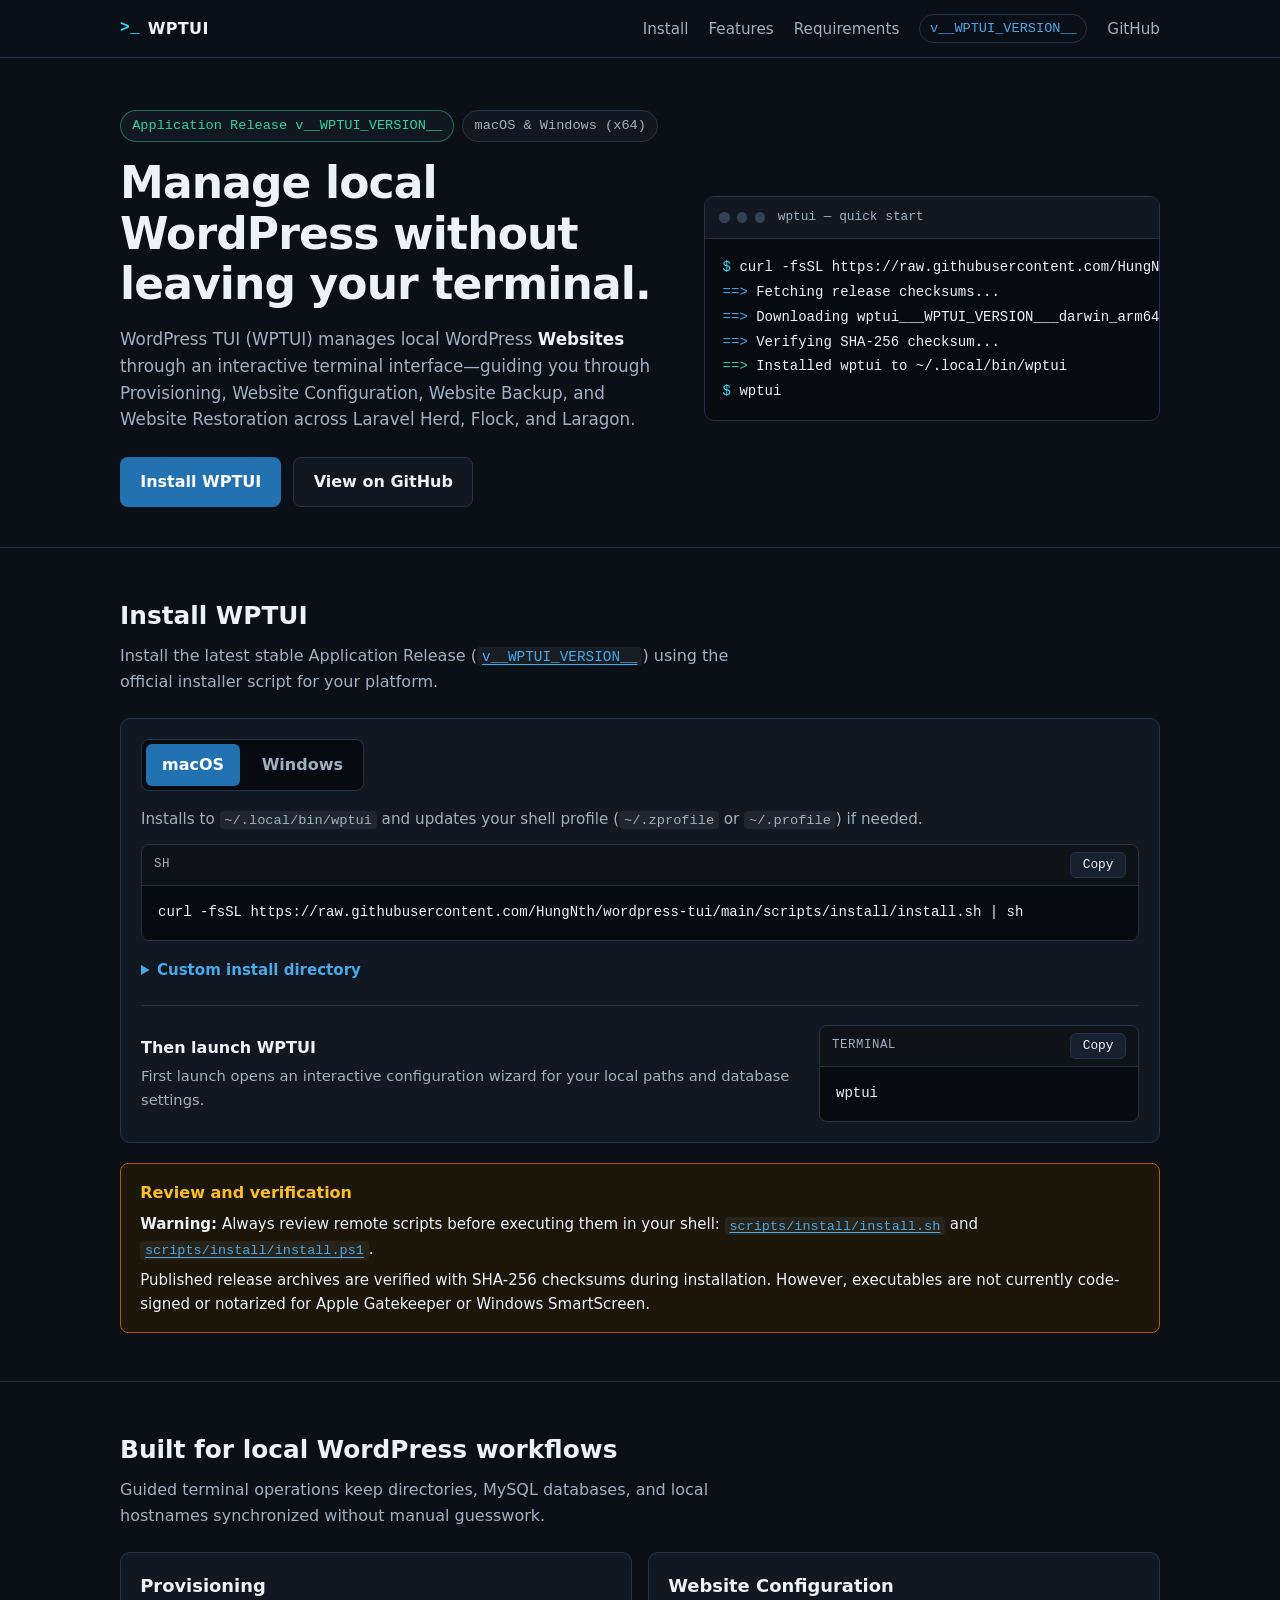
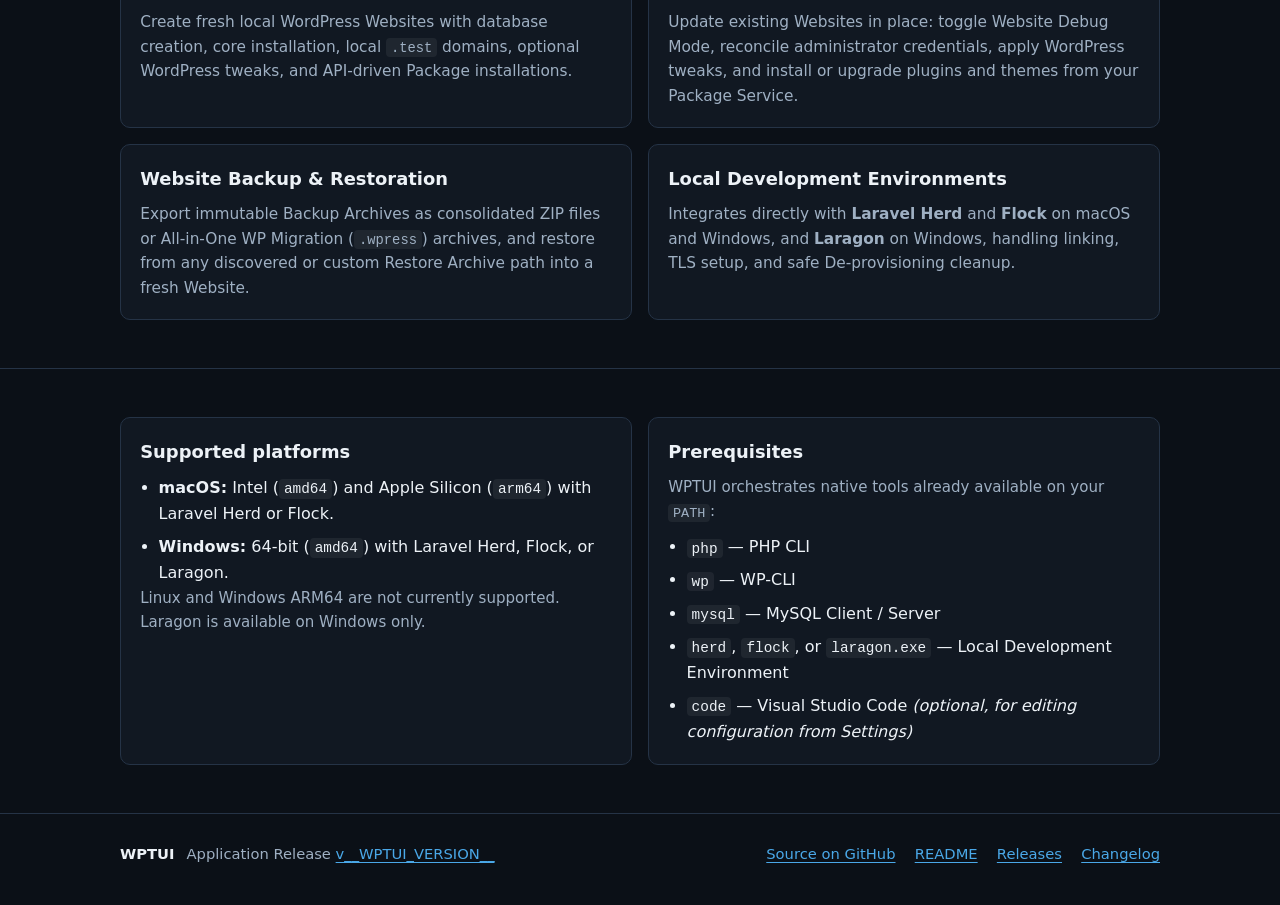
<file: site/index.html>
<!doctype html>
<html lang="en">
<head>
  <meta charset="utf-8">
  <meta name="viewport" content="width=device-width, initial-scale=1">
  <title>WPTUI — Manage local WordPress without leaving your terminal</title>
  <meta name="description" content="WordPress TUI (WPTUI) manages local WordPress Websites through an interactive terminal interface on macOS and Windows.">
  <link rel="stylesheet" href="styles.css">
</head>
<body>
  <a class="skip-link" href="#main">Skip to main content</a>

  <header class="site-header">
    <div class="container header-inner">
      <a class="brand" href="#top" aria-label="WPTUI home">
        <span class="brand-prompt" aria-hidden="true">&gt;_</span>
        <span class="brand-name">WPTUI</span>
      </a>
      <nav class="site-nav" aria-label="Primary">
        <a href="#install">Install</a>
        <a href="#features">Features</a>
        <a href="#requirements">Requirements</a>
        <a class="nav-version" href="https://github.com/HungNth/wordpress-tui/releases/tag/v__WPTUI_VERSION__">v__WPTUI_VERSION__</a>
        <a href="https://github.com/HungNth/wordpress-tui">GitHub</a>
      </nav>
    </div>
  </header>

  <main id="main">
    <section id="top" class="hero">
      <div class="container hero-grid">
        <div class="hero-copy">
          <div class="hero-meta">
            <a class="release-badge" href="https://github.com/HungNth/wordpress-tui/releases/tag/v__WPTUI_VERSION__">
              Application Release v__WPTUI_VERSION__
            </a>
            <span class="platform-pill">macOS &amp; Windows (x64)</span>
          </div>
          <h1>Manage local WordPress without leaving your terminal.</h1>
          <p class="hero-lead">
            WordPress TUI (WPTUI) manages local WordPress <strong>Websites</strong> through an interactive terminal interface—guiding you through Provisioning, Website Configuration, Website Backup, and Website Restoration across Laravel Herd, Flock, and Laragon.
          </p>
          <div class="hero-actions">
            <a class="btn btn-primary" href="#install">Install WPTUI</a>
            <a class="btn btn-secondary" href="https://github.com/HungNth/wordpress-tui">View on GitHub</a>
          </div>
        </div>

        <aside class="terminal-card" aria-label="Install and launch WPTUI terminal example">
          <div class="terminal-bar" aria-hidden="true">
            <span class="dot"></span>
            <span class="dot"></span>
            <span class="dot"></span>
            <span class="terminal-title">wptui — quick start</span>
          </div>
          <pre class="terminal-body"><code><span class="t-prompt">$</span> curl -fsSL https://raw.githubusercontent.com/HungNth/wordpress-tui/main/scripts/install/install.sh | sh
<span class="t-info">==&gt;</span> Fetching release checksums...
<span class="t-info">==&gt;</span> Downloading wptui___WPTUI_VERSION___darwin_arm64.zip...
<span class="t-info">==&gt;</span> Verifying SHA-256 checksum...
<span class="t-ok">==&gt;</span> Installed wptui to ~/.local/bin/wptui
<span class="t-prompt">$</span> wptui</code></pre>
        </aside>
      </div>
    </section>

    <section id="install" class="section section-install" aria-labelledby="install-heading">
      <div class="container">
        <div class="section-head">
          <h2 id="install-heading">Install WPTUI</h2>
          <p>
            Install the latest stable Application Release (<a href="https://github.com/HungNth/wordpress-tui/releases/tag/v__WPTUI_VERSION__"><code>v__WPTUI_VERSION__</code></a>) using the official installer script for your platform.
          </p>
        </div>

        <div class="install-shell">
          <div class="tab-list" role="tablist" aria-label="Operating system">
            <button
              type="button"
              id="tab-macos"
              class="tab-btn"
              role="tab"
              aria-selected="true"
              aria-controls="panel-macos"
              tabindex="0"
              data-platform="macos"
            >
              macOS
            </button>
            <button
              type="button"
              id="tab-windows"
              class="tab-btn"
              role="tab"
              aria-selected="false"
              aria-controls="panel-windows"
              tabindex="-1"
              data-platform="windows"
            >
              Windows
            </button>
          </div>

          <div
            id="panel-macos"
            class="tab-panel"
            role="tabpanel"
            aria-labelledby="tab-macos"
            tabindex="0"
          >
            <h3 class="panel-heading">macOS</h3>
            <p class="panel-note">
              Installs to <code>~/.local/bin/wptui</code> and updates your shell profile (<code>~/.zprofile</code> or <code>~/.profile</code>) if needed.
            </p>
            <div class="command-block">
              <div class="command-bar">
                <span class="command-lang">sh</span>
                <button
                  type="button"
                  class="copy-btn"
                  data-copy-target="cmd-macos-default"
                  aria-label="Copy macOS default install command"
                >
                  Copy
                </button>
              </div>
              <pre><code id="cmd-macos-default">curl -fsSL https://raw.githubusercontent.com/HungNth/wordpress-tui/main/scripts/install/install.sh | sh</code></pre>
            </div>

            <details class="custom-dir">
              <summary>Custom install directory</summary>
              <p class="panel-note">Set <code>WPTUI_INSTALL_DIR</code> to choose a different location:</p>
              <div class="command-block">
                <div class="command-bar">
                  <span class="command-lang">sh</span>
                  <button
                    type="button"
                    class="copy-btn"
                    data-copy-target="cmd-macos-custom"
                    aria-label="Copy macOS custom directory install command"
                  >
                    Copy
                  </button>
                </div>
                <pre><code id="cmd-macos-custom">curl -fsSL https://raw.githubusercontent.com/HungNth/wordpress-tui/main/scripts/install/install.sh | WPTUI_INSTALL_DIR="$HOME/bin" sh</code></pre>
              </div>
            </details>
          </div>

          <div
            id="panel-windows"
            class="tab-panel"
            role="tabpanel"
            aria-labelledby="tab-windows"
            tabindex="0"
          >
            <h3 class="panel-heading">Windows</h3>
            <p class="panel-note">
              Open PowerShell. Installs to <code>%LOCALAPPDATA%\Programs\wptui\wptui.exe</code> and updates your User <code>PATH</code>.
            </p>
            <div class="command-block">
              <div class="command-bar">
                <span class="command-lang">powershell</span>
                <button
                  type="button"
                  class="copy-btn"
                  data-copy-target="cmd-windows-default"
                  aria-label="Copy Windows default install commands"
                >
                  Copy
                </button>
              </div>
              <pre><code id="cmd-windows-default">irm https://raw.githubusercontent.com/HungNth/wordpress-tui/main/scripts/install/install.ps1 -OutFile install.ps1
powershell -NoProfile -ExecutionPolicy RemoteSigned -File .\install.ps1
Remove-Item install.ps1</code></pre>
            </div>

            <details class="custom-dir">
              <summary>Custom install directory</summary>
              <p class="panel-note">Download and run the installer with <code>-InstallDir</code>:</p>
              <div class="command-block">
                <div class="command-bar">
                  <span class="command-lang">powershell</span>
                  <button
                    type="button"
                    class="copy-btn"
                    data-copy-target="cmd-windows-custom"
                    aria-label="Copy Windows custom directory install commands"
                  >
                    Copy
                  </button>
                </div>
                <pre><code id="cmd-windows-custom">irm https://raw.githubusercontent.com/HungNth/wordpress-tui/main/scripts/install/install.ps1 -OutFile install.ps1
powershell -NoProfile -ExecutionPolicy RemoteSigned -File .\install.ps1 -InstallDir 'C:\Tools\wptui'
Remove-Item install.ps1</code></pre>
              </div>
            </details>
          </div>

          <div class="launch-row">
            <div class="launch-copy">
              <strong>Then launch WPTUI</strong>
              <span>First launch opens an interactive configuration wizard for your local paths and database settings.</span>
            </div>
            <div class="command-block">
              <div class="command-bar">
                <span class="command-lang">terminal</span>
                <button
                  type="button"
                  class="copy-btn"
                  data-copy-target="cmd-launch"
                  aria-label="Copy wptui launch command"
                >
                  Copy
                </button>
              </div>
              <pre><code id="cmd-launch">wptui</code></pre>
            </div>
          </div>

          <div id="copy-status" class="sr-only" role="status" aria-live="polite"></div>
        </div>

        <aside class="security-box" aria-labelledby="security-heading">
          <h3 id="security-heading">Review and verification</h3>
          <p>
            <strong>Warning:</strong> Always review remote scripts before executing them in your shell:
            <a href="https://github.com/HungNth/wordpress-tui/blob/main/scripts/install/install.sh"><code>scripts/install/install.sh</code></a>
            and
            <a href="https://github.com/HungNth/wordpress-tui/blob/main/scripts/install/install.ps1"><code>scripts/install/install.ps1</code></a>.
          </p>
          <p>
            Published release archives are verified with SHA-256 checksums during installation. However, executables are not currently code-signed or notarized for Apple Gatekeeper or Windows SmartScreen.
          </p>
        </aside>
      </div>
    </section>

    <section id="features" class="section" aria-labelledby="features-heading">
      <div class="container">
        <div class="section-head">
          <h2 id="features-heading">Built for local WordPress workflows</h2>
          <p>
            Guided terminal operations keep directories, MySQL databases, and local hostnames synchronized without manual guesswork.
          </p>
        </div>

        <div class="card-grid">
          <article class="card">
            <h3>Provisioning</h3>
            <p>
              Create fresh local WordPress Websites with database creation, core installation, local <code>.test</code> domains, optional WordPress tweaks, and API-driven Package installations.
            </p>
          </article>

          <article class="card">
            <h3>Website Configuration</h3>
            <p>
              Update existing Websites in place: toggle Website Debug Mode, reconcile administrator credentials, apply WordPress tweaks, and install or upgrade plugins and themes from your Package Service.
            </p>
          </article>

          <article class="card">
            <h3>Website Backup &amp; Restoration</h3>
            <p>
              Export immutable Backup Archives as consolidated ZIP files or All-in-One WP Migration (<code>.wpress</code>) archives, and restore from any discovered or custom Restore Archive path into a fresh Website.
            </p>
          </article>

          <article class="card">
            <h3>Local Development Environments</h3>
            <p>
              Integrates directly with <strong>Laravel Herd</strong> and <strong>Flock</strong> on macOS and Windows, and <strong>Laragon</strong> on Windows, handling linking, TLS setup, and safe De-provisioning cleanup.
            </p>
          </article>
        </div>
      </div>
    </section>

    <section id="requirements" class="section" aria-labelledby="requirements-heading">
      <div class="container two-col">
        <article class="info-panel">
          <h2 id="requirements-heading">Supported platforms</h2>
          <ul class="clean-list">
            <li>
              <strong>macOS:</strong> Intel (<code>amd64</code>) and Apple Silicon (<code>arm64</code>) with Laravel Herd or Flock.
            </li>
            <li>
              <strong>Windows:</strong> 64-bit (<code>amd64</code>) with Laravel Herd, Flock, or Laragon.
            </li>
          </ul>
          <p class="muted-note">
            Linux and Windows ARM64 are not currently supported. Laragon is available on Windows only.
          </p>
        </article>

        <article class="info-panel">
          <h2>Prerequisites</h2>
          <p class="muted-note">
            WPTUI orchestrates native tools already available on your <code>PATH</code>:
          </p>
          <ul class="clean-list">
            <li><code>php</code> — PHP CLI</li>
            <li><code>wp</code> — WP-CLI</li>
            <li><code>mysql</code> — MySQL Client / Server</li>
            <li><code>herd</code>, <code>flock</code>, or <code>laragon.exe</code> — Local Development Environment</li>
            <li><code>code</code> — Visual Studio Code <em>(optional, for editing configuration from Settings)</em></li>
          </ul>
        </article>
      </div>
    </section>
  </main>

  <footer class="site-footer">
    <div class="container footer-inner">
      <div class="footer-brand">
        <strong>WPTUI</strong>
        <span>Application Release <a href="https://github.com/HungNth/wordpress-tui/releases/tag/v__WPTUI_VERSION__">v__WPTUI_VERSION__</a></span>
      </div>
      <nav class="footer-links" aria-label="Resources">
        <a href="https://github.com/HungNth/wordpress-tui">Source on GitHub</a>
        <a href="https://github.com/HungNth/wordpress-tui#readme">README</a>
        <a href="https://github.com/HungNth/wordpress-tui/releases">Releases</a>
        <a href="https://github.com/HungNth/wordpress-tui/blob/main/CHANGELOG.md">Changelog</a>
      </nav>
    </div>
  </footer>

  <script src="script.js" defer></script>
</body>
</html>
</file>
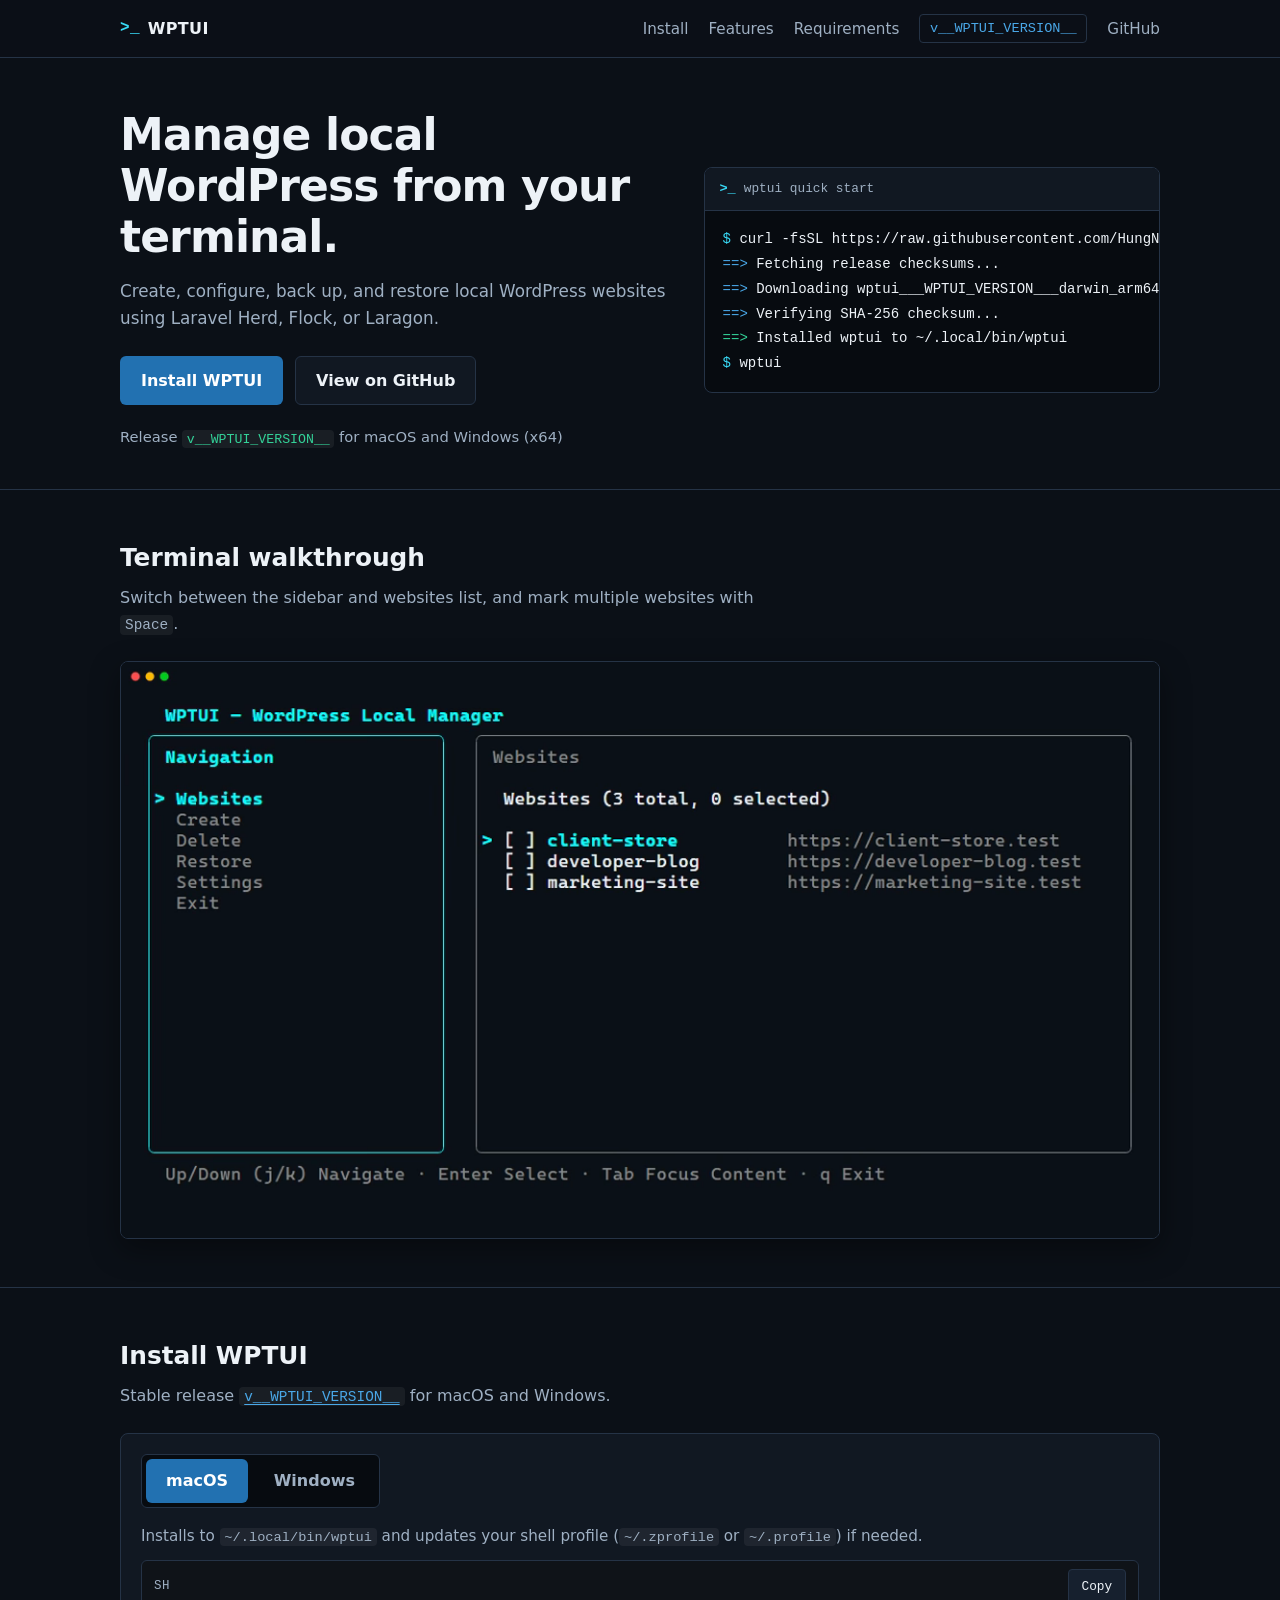
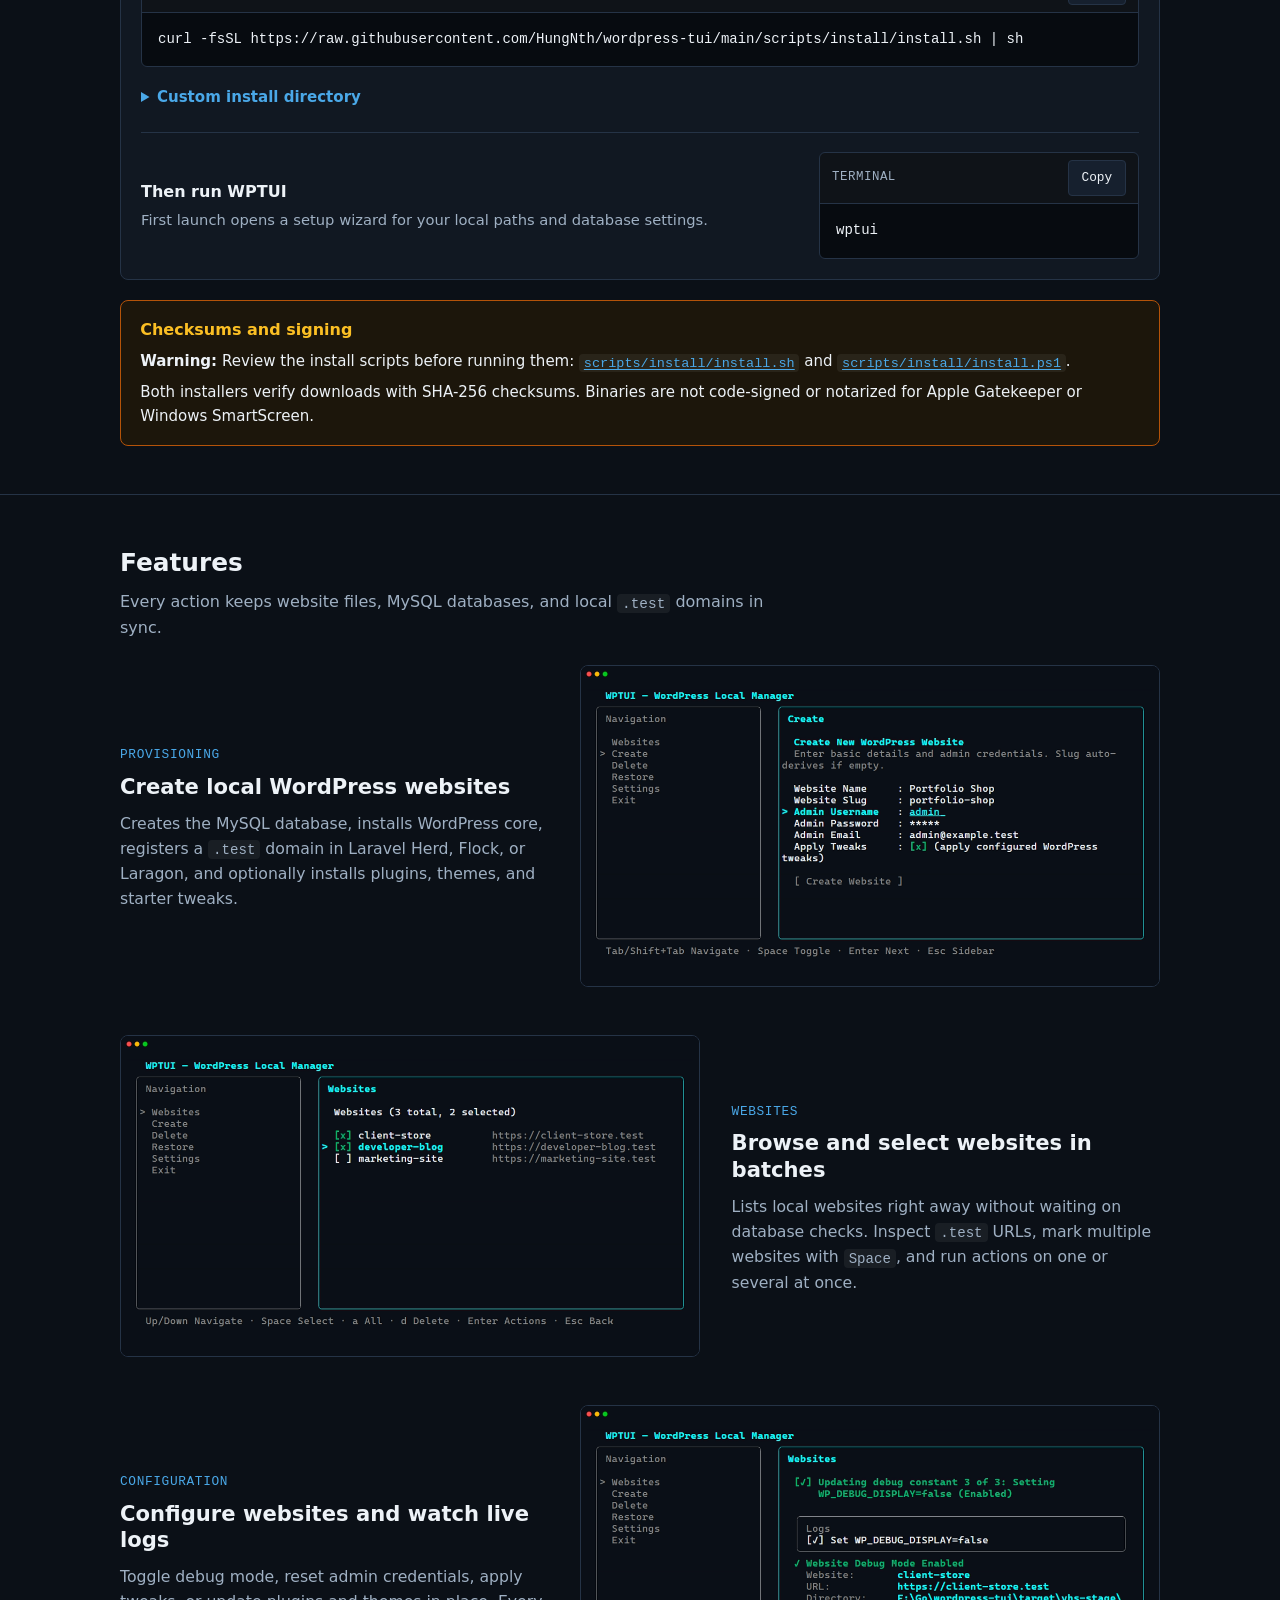
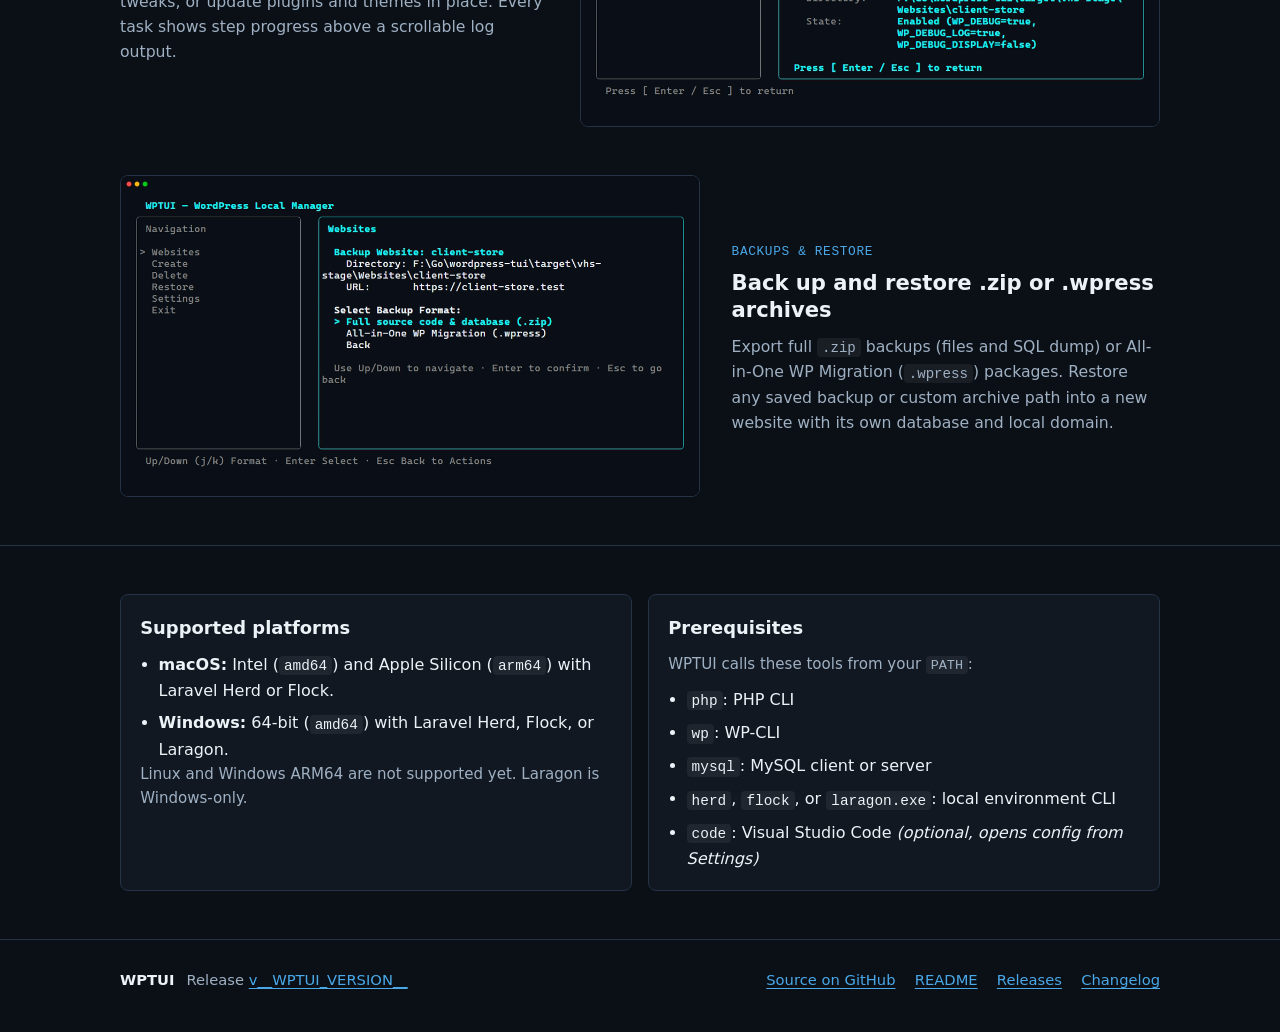
<file: website/index.html>
<!doctype html>
<html lang="en">
<head>
  <meta charset="utf-8">
  <meta name="viewport" content="width=device-width, initial-scale=1">
  <meta name="color-scheme" content="dark">
  <meta name="theme-color" content="#0b1017">
  <title>WPTUI: Manage local WordPress from your terminal</title>
  <meta name="description" content="Manage local WordPress websites from your terminal on macOS and Windows. Works with Laravel Herd, Flock, and Laragon.">
  <link rel="canonical" href="https://hungnth.github.io/wordpress-tui/">
  <link rel="icon" href="favicon.svg" type="image/svg+xml">
  <meta property="og:type" content="website">
  <meta property="og:site_name" content="WPTUI">
  <meta property="og:title" content="WPTUI: Manage local WordPress from your terminal">
  <meta property="og:description" content="Manage local WordPress websites from your terminal on macOS and Windows. Works with Laravel Herd, Flock, and Laragon.">
  <meta property="og:url" content="https://hungnth.github.io/wordpress-tui/">
  <meta property="og:image" content="https://hungnth.github.io/wordpress-tui/wptui-demo-preview.png">
  <meta property="og:image:width" content="1080">
  <meta property="og:image:height" content="600">
  <meta property="og:image:alt" content="WPTUI terminal interface showing local WordPress websites">
  <meta name="twitter:card" content="summary_large_image">
  <link rel="stylesheet" href="styles.css?v=__WPTUI_VERSION__">
</head>
<body>
  <a class="skip-link" href="#main">Skip to main content</a>

  <header class="site-header">
    <div class="container header-inner">
      <a class="brand" href="#top" aria-label="WPTUI home">
        <span class="brand-prompt" aria-hidden="true">&gt;_</span>
        <span class="brand-name">WPTUI</span>
      </a>
      <nav class="site-nav" aria-label="Primary">
        <a href="#install">Install</a>
        <a href="#features">Features</a>
        <a href="#requirements">Requirements</a>
        <a class="nav-version" href="https://github.com/HungNth/wordpress-tui/releases/tag/v__WPTUI_VERSION__">v__WPTUI_VERSION__</a>
        <a href="https://github.com/HungNth/wordpress-tui">GitHub</a>
      </nav>
    </div>
  </header>

  <main id="main">
    <section id="top" class="hero">
      <div class="container hero-grid">
        <div class="hero-copy">
          <h1>Manage local WordPress from your terminal.</h1>
          <p class="hero-lead">
            Create, configure, back up, and restore local WordPress websites using Laravel Herd, Flock, or Laragon.
          </p>
          <div class="hero-actions">
            <a class="btn btn-primary" href="#install">Install WPTUI</a>
            <a class="btn btn-secondary" href="https://github.com/HungNth/wordpress-tui">View on GitHub</a>
          </div>
          <p class="hero-release-note">
            Release <a href="https://github.com/HungNth/wordpress-tui/releases/tag/v__WPTUI_VERSION__"><code>v__WPTUI_VERSION__</code></a> for macOS and Windows (x64)
          </p>
        </div>

        <aside class="terminal-card" aria-label="Install and launch WPTUI terminal example">
          <div class="terminal-bar" aria-hidden="true">
            <span class="terminal-bar-prompt">&gt;_</span>
            <span class="terminal-title">wptui quick start</span>
          </div>
          <pre class="terminal-body"><code><span class="t-prompt">$</span> curl -fsSL https://raw.githubusercontent.com/HungNth/wordpress-tui/main/scripts/install/install.sh | sh
<span class="t-info">==&gt;</span> Fetching release checksums...
<span class="t-info">==&gt;</span> Downloading wptui___WPTUI_VERSION___darwin_arm64.zip...
<span class="t-info">==&gt;</span> Verifying SHA-256 checksum...
<span class="t-ok">==&gt;</span> Installed wptui to ~/.local/bin/wptui
<span class="t-prompt">$</span> wptui</code></pre>
        </aside>
      </div>
    </section>

    <section class="section section-demo" aria-labelledby="demo-heading">
      <div class="container">
        <div class="section-head">
          <h2 id="demo-heading">Terminal walkthrough</h2>
          <p>
            Switch between the sidebar and websites list, and mark multiple websites with <code>Space</code>.
          </p>
        </div>
        <div class="demo-viewport">
          <video
            autoplay
            loop
            muted
            playsinline
            poster="wptui-demo-preview.png"
            preload="metadata"
            width="1080"
            height="600"
            aria-label="WPTUI terminal interface walkthrough"
          >
            <source src="wptui-demo.webm" type="video/webm">
            <source src="wptui-demo.mp4" type="video/mp4">
            <img src="wptui-demo-preview.png" alt="WPTUI terminal interface showing local WordPress websites" width="1080" height="600">
          </video>
        </div>
      </div>
    </section>

    <section id="install" class="section section-install" aria-labelledby="install-heading">
      <div class="container">
        <div class="section-head">
          <h2 id="install-heading">Install WPTUI</h2>
          <p>
            Stable release <a href="https://github.com/HungNth/wordpress-tui/releases/tag/v__WPTUI_VERSION__"><code>v__WPTUI_VERSION__</code></a> for macOS and Windows.
          </p>
        </div>

        <div class="install-shell">
          <div class="tab-list" role="tablist" aria-label="Operating system">
            <button
              type="button"
              id="tab-macos"
              class="tab-btn"
              role="tab"
              aria-selected="true"
              aria-controls="panel-macos"
              tabindex="0"
              data-platform="macos"
            >
              macOS
            </button>
            <button
              type="button"
              id="tab-windows"
              class="tab-btn"
              role="tab"
              aria-selected="false"
              aria-controls="panel-windows"
              tabindex="-1"
              data-platform="windows"
            >
              Windows
            </button>
          </div>

          <div
            id="panel-macos"
            class="tab-panel"
            role="tabpanel"
            aria-labelledby="tab-macos"
            tabindex="0"
          >
            <h3 class="panel-heading">macOS</h3>
            <p class="panel-note">
              Installs to <code>~/.local/bin/wptui</code> and updates your shell profile (<code>~/.zprofile</code> or <code>~/.profile</code>) if needed.
            </p>
            <div class="command-block">
              <div class="command-bar">
                <span class="command-lang">sh</span>
                <button
                  type="button"
                  class="copy-btn"
                  data-copy-target="cmd-macos-default"
                  aria-label="Copy macOS default install command"
                >
                  Copy
                </button>
              </div>
              <pre><code id="cmd-macos-default">curl -fsSL https://raw.githubusercontent.com/HungNth/wordpress-tui/main/scripts/install/install.sh | sh</code></pre>
            </div>

            <details class="custom-dir">
              <summary>Custom install directory</summary>
              <p class="panel-note">Set <code>WPTUI_INSTALL_DIR</code> to choose a different location:</p>
              <div class="command-block">
                <div class="command-bar">
                  <span class="command-lang">sh</span>
                  <button
                    type="button"
                    class="copy-btn"
                    data-copy-target="cmd-macos-custom"
                    aria-label="Copy macOS custom directory install command"
                  >
                    Copy
                  </button>
                </div>
                <pre><code id="cmd-macos-custom">curl -fsSL https://raw.githubusercontent.com/HungNth/wordpress-tui/main/scripts/install/install.sh | WPTUI_INSTALL_DIR="$HOME/bin" sh</code></pre>
              </div>
            </details>
          </div>

          <div
            id="panel-windows"
            class="tab-panel"
            role="tabpanel"
            aria-labelledby="tab-windows"
            tabindex="0"
          >
            <h3 class="panel-heading">Windows</h3>
            <p class="panel-note">
              Open PowerShell. Installs to <code>%LOCALAPPDATA%\Programs\wptui\wptui.exe</code> and updates your user <code>PATH</code>.
            </p>
            <div class="command-block">
              <div class="command-bar">
                <span class="command-lang">powershell</span>
                <button
                  type="button"
                  class="copy-btn"
                  data-copy-target="cmd-windows-default"
                  aria-label="Copy Windows default install commands"
                >
                  Copy
                </button>
              </div>
              <pre><code id="cmd-windows-default">irm https://raw.githubusercontent.com/HungNth/wordpress-tui/main/scripts/install/install.ps1 -OutFile install.ps1
powershell -NoProfile -ExecutionPolicy RemoteSigned -File .\install.ps1
Remove-Item install.ps1</code></pre>
            </div>

            <details class="custom-dir">
              <summary>Custom install directory</summary>
              <p class="panel-note">Download and run the installer with <code>-InstallDir</code>:</p>
              <div class="command-block">
                <div class="command-bar">
                  <span class="command-lang">powershell</span>
                  <button
                    type="button"
                    class="copy-btn"
                    data-copy-target="cmd-windows-custom"
                    aria-label="Copy Windows custom directory install commands"
                  >
                    Copy
                  </button>
                </div>
                <pre><code id="cmd-windows-custom">irm https://raw.githubusercontent.com/HungNth/wordpress-tui/main/scripts/install/install.ps1 -OutFile install.ps1
powershell -NoProfile -ExecutionPolicy RemoteSigned -File .\install.ps1 -InstallDir 'C:\Tools\wptui'
Remove-Item install.ps1</code></pre>
              </div>
            </details>
          </div>

          <div class="launch-row">
            <div class="launch-copy">
              <strong>Then run WPTUI</strong>
              <span>First launch opens a setup wizard for your local paths and database settings.</span>
            </div>
            <div class="command-block">
              <div class="command-bar">
                <span class="command-lang">terminal</span>
                <button
                  type="button"
                  class="copy-btn"
                  data-copy-target="cmd-launch"
                  aria-label="Copy wptui launch command"
                >
                  Copy
                </button>
              </div>
              <pre><code id="cmd-launch">wptui</code></pre>
            </div>
          </div>

          <div id="copy-status" class="sr-only" role="status" aria-live="polite"></div>
        </div>

        <aside class="security-box" aria-labelledby="security-heading">
          <h3 id="security-heading">Checksums and signing</h3>
          <p>
            <strong>Warning:</strong> Review the install scripts before running them:
            <a href="https://github.com/HungNth/wordpress-tui/blob/main/scripts/install/install.sh"><code>scripts/install/install.sh</code></a>
            and
            <a href="https://github.com/HungNth/wordpress-tui/blob/main/scripts/install/install.ps1"><code>scripts/install/install.ps1</code></a>.
          </p>
          <p>
            Both installers verify downloads with SHA-256 checksums. Binaries are not code-signed or notarized for Apple Gatekeeper or Windows SmartScreen.
          </p>
        </aside>
      </div>
    </section>

    <section id="features" class="section" aria-labelledby="features-heading">
      <div class="container">
        <div class="section-head">
          <h2 id="features-heading">Features</h2>
          <p>
            Every action keeps website files, MySQL databases, and local <code>.test</code> domains in sync.
          </p>
        </div>

        <div class="feature-showcase">
          <article class="feature-row">
            <div class="feature-copy">
              <span class="feature-kicker">Provisioning</span>
              <h3>Create local WordPress websites</h3>
              <p>
                Creates the MySQL database, installs WordPress core, registers a <code>.test</code> domain in Laravel Herd, Flock, or Laragon, and optionally installs plugins, themes, and starter tweaks.
              </p>
            </div>
            <figure class="feature-media screenshot-frame">
              <picture>
                <source srcset="screenshot-provisioning.webp" type="image/webp">
                <img
                  src="screenshot-provisioning.png"
                  alt="WPTUI create wizard showing Portfolio Shop website details, admin username, and Apply Tweaks enabled"
                  width="1080"
                  height="600"
                  loading="lazy"
                  decoding="async"
                >
              </picture>
            </figure>
          </article>

          <article class="feature-row feature-row-reverse">
            <div class="feature-copy">
              <span class="feature-kicker">Websites</span>
              <h3>Browse and select websites in batches</h3>
              <p>
                Lists local websites right away without waiting on database checks. Inspect <code>.test</code> URLs, mark multiple websites with <code>Space</code>, and run actions on one or several at once.
              </p>
            </div>
            <figure class="feature-media screenshot-frame">
              <picture>
                <source srcset="screenshot-hub.webp" type="image/webp">
                <img
                  src="screenshot-hub.png"
                  alt="WPTUI websites list showing three local WordPress websites with .test URLs and multi-select checkmarks on client-store and developer-blog"
                  width="1080"
                  height="600"
                  loading="lazy"
                  decoding="async"
                >
              </picture>
            </figure>
          </article>

          <article class="feature-row">
            <div class="feature-copy">
              <span class="feature-kicker">Configuration</span>
              <h3>Configure websites and watch live logs</h3>
              <p>
                Toggle debug mode, reset admin credentials, apply tweaks, or update plugins and themes in place. Every task shows step progress above a scrollable log output.
              </p>
            </div>
            <figure class="feature-media screenshot-frame">
              <picture>
                <source srcset="screenshot-progress.webp" type="image/webp">
                <img
                  src="screenshot-progress.png"
                  alt="WPTUI progress view showing completed steps, WP_DEBUG_DISPLAY log output, and debug mode enabled for client-store"
                  width="1080"
                  height="600"
                  loading="lazy"
                  decoding="async"
                >
              </picture>
            </figure>
          </article>

          <article class="feature-row feature-row-reverse">
            <div class="feature-copy">
              <span class="feature-kicker">Backups &amp; restore</span>
              <h3>Back up and restore .zip or .wpress archives</h3>
              <p>
                Export full <code>.zip</code> backups (files and SQL dump) or All-in-One WP Migration (<code>.wpress</code>) packages. Restore any saved backup or custom archive path into a new website with its own database and local domain.
              </p>
            </div>
            <figure class="feature-media screenshot-frame">
              <picture>
                <source srcset="screenshot-backup.webp" type="image/webp">
                <img
                  src="screenshot-backup.png"
                  alt="WPTUI backup format screen for client-store showing .zip and .wpress options"
                  width="1080"
                  height="600"
                  loading="lazy"
                  decoding="async"
                >
              </picture>
            </figure>
          </article>
        </div>
      </div>
    </section>

    <section id="requirements" class="section" aria-labelledby="requirements-heading">
      <div class="container two-col">
        <article class="info-panel">
          <h2 id="requirements-heading">Supported platforms</h2>
          <ul class="clean-list">
            <li>
              <strong>macOS:</strong> Intel (<code>amd64</code>) and Apple Silicon (<code>arm64</code>) with Laravel Herd or Flock.
            </li>
            <li>
              <strong>Windows:</strong> 64-bit (<code>amd64</code>) with Laravel Herd, Flock, or Laragon.
            </li>
          </ul>
          <p class="muted-note">
            Linux and Windows ARM64 are not supported yet. Laragon is Windows-only.
          </p>
        </article>

        <article class="info-panel">
          <h2>Prerequisites</h2>
          <p class="muted-note">
            WPTUI calls these tools from your <code>PATH</code>:
          </p>
          <ul class="clean-list">
            <li><code>php</code>: PHP CLI</li>
            <li><code>wp</code>: WP-CLI</li>
            <li><code>mysql</code>: MySQL client or server</li>
            <li><code>herd</code>, <code>flock</code>, or <code>laragon.exe</code>: local environment CLI</li>
            <li><code>code</code>: Visual Studio Code <em>(optional, opens config from Settings)</em></li>
          </ul>
        </article>
      </div>
    </section>
  </main>

  <footer class="site-footer">
    <div class="container footer-inner">
      <div class="footer-brand">
        <strong>WPTUI</strong>
        <span>Release <a href="https://github.com/HungNth/wordpress-tui/releases/tag/v__WPTUI_VERSION__">v__WPTUI_VERSION__</a></span>
      </div>
      <nav class="footer-links" aria-label="Resources">
        <a href="https://github.com/HungNth/wordpress-tui">Source on GitHub</a>
        <a href="https://github.com/HungNth/wordpress-tui#readme">README</a>
        <a href="https://github.com/HungNth/wordpress-tui/releases">Releases</a>
        <a href="https://github.com/HungNth/wordpress-tui/blob/main/CHANGELOG.md">Changelog</a>
      </nav>
    </div>
  </footer>

  <script src="script.js?v=__WPTUI_VERSION__" defer></script>
</body>
</html>
</file>
<file: site/styles.css>
:root {
  --bg: #0b1017;
  --surface: #111822;
  --surface-raised: #16202e;
  --code-bg: #070b10;
  --border: #253346;
  --text: #edf2f7;
  --muted: #9fb0c3;
  --wp-blue: #2271b1;
  --wp-blue-hover: #2c86ce;
  --accent: #4aa8e8;
  --focus: #38d9f5;
  --ok: #34d399;
  --warn-border: #b45309;
  --warn-bg: #1c160b;
  --warn-text: #fbbf24;
  --mono: ui-monospace, SFMono-Regular, Menlo, Monaco, Consolas, "Liberation Mono", "Courier New", monospace;
  --sans: system-ui, -apple-system, BlinkMacSystemFont, "Segoe UI", Roboto, sans-serif;
}

*,
*::before,
*::after {
  box-sizing: border-box;
}

html {
  scroll-behavior: smooth;
}

body {
  margin: 0;
  background: var(--bg);
  color: var(--text);
  font-family: var(--sans);
  font-size: 1rem;
  line-height: 1.6;
  -webkit-font-smoothing: antialiased;
}

a {
  color: var(--accent);
  text-underline-offset: 0.18em;
}

a:hover {
  color: #7cc5f5;
}

code,
pre {
  font-family: var(--mono);
}

code {
  font-size: 0.9em;
  background: rgba(255, 255, 255, 0.06);
  padding: 0.12em 0.35em;
  border-radius: 4px;
}

pre code {
  background: none;
  padding: 0;
  font-size: 0.875rem;
}

:focus-visible {
  outline: 2px solid var(--focus);
  outline-offset: 2px;
}

.sr-only {
  position: absolute;
  width: 1px;
  height: 1px;
  padding: 0;
  margin: -1px;
  overflow: hidden;
  clip: rect(0, 0, 0, 0);
  white-space: nowrap;
  border: 0;
}

.skip-link {
  position: absolute;
  left: -9999px;
  top: 0;
  background: var(--wp-blue);
  color: #ffffff;
  padding: 0.65rem 1rem;
  font-weight: 600;
  z-index: 100;
}

.skip-link:focus {
  left: 1rem;
  top: 1rem;
  border-radius: 6px;
}

.container {
  width: min(1040px, 100% - 2rem);
  margin-inline: auto;
}

/* Header */
.site-header {
  border-bottom: 1px solid var(--border);
  background: rgba(11, 16, 23, 0.92);
}

.header-inner {
  display: flex;
  flex-wrap: wrap;
  align-items: center;
  justify-content: space-between;
  gap: 0.75rem 1.5rem;
  padding-block: 0.9rem;
}

.brand {
  display: inline-flex;
  align-items: center;
  gap: 0.5rem;
  color: var(--text);
  text-decoration: none;
  font-weight: 700;
  letter-spacing: 0.02em;
}

.brand-prompt {
  color: var(--focus);
  font-family: var(--mono);
}

.site-nav {
  display: flex;
  flex-wrap: wrap;
  align-items: center;
  gap: 0.65rem 1.25rem;
  font-size: 0.95rem;
}

.site-nav a {
  color: var(--muted);
  text-decoration: none;
}

.site-nav a:hover {
  color: var(--text);
}

.site-nav .nav-version {
  font-family: var(--mono);
  font-size: 0.85rem;
  color: var(--accent);
  border: 1px solid var(--border);
  border-radius: 999px;
  padding: 0.15rem 0.6rem;
}

/* Hero */
.hero {
  padding-block: 3.25rem 2.5rem;
  border-bottom: 1px solid var(--border);
}

.hero-grid {
  display: grid;
  grid-template-columns: minmax(0, 1.15fr) minmax(0, 0.95fr);
  gap: 2rem;
  align-items: center;
}

.hero-meta {
  display: flex;
  flex-wrap: wrap;
  gap: 0.5rem;
  margin-bottom: 1rem;
  font-size: 0.85rem;
}

.release-badge,
.platform-pill {
  display: inline-flex;
  align-items: center;
  padding: 0.25rem 0.7rem;
  border-radius: 999px;
  border: 1px solid var(--border);
  background: var(--surface);
  font-family: var(--mono);
}

.release-badge {
  color: var(--ok);
  border-color: rgba(52, 211, 153, 0.45);
  text-decoration: none;
}

.release-badge:hover {
  border-color: var(--ok);
  color: #6ee7b7;
}

.platform-pill {
  color: var(--muted);
}

h1 {
  margin: 0 0 1rem;
  font-size: clamp(1.9rem, 3.6vw, 2.75rem);
  line-height: 1.15;
  letter-spacing: -0.02em;
}

.hero-lead {
  margin: 0 0 1.5rem;
  color: var(--muted);
  font-size: 1.05rem;
  max-width: 58ch;
}

.hero-lead strong {
  color: var(--text);
}

.hero-actions {
  display: flex;
  flex-wrap: wrap;
  gap: 0.75rem;
}

.btn {
  display: inline-flex;
  align-items: center;
  justify-content: center;
  padding: 0.68rem 1.2rem;
  border-radius: 8px;
  font-weight: 600;
  text-decoration: none;
  border: 1px solid transparent;
  transition: background-color 0.15s ease, border-color 0.15s ease;
}

.btn-primary {
  background: var(--wp-blue);
  color: #ffffff;
}

.btn-primary:hover {
  background: var(--wp-blue-hover);
  color: #ffffff;
}

.btn-secondary {
  background: var(--surface);
  color: var(--text);
  border-color: var(--border);
}

.btn-secondary:hover {
  background: var(--surface-raised);
  color: #ffffff;
  border-color: #3d526f;
}

/* Terminal Card */
.terminal-card {
  background: var(--code-bg);
  border: 1px solid var(--border);
  border-radius: 10px;
  overflow: hidden;
  min-width: 0;
}

.terminal-bar {
  display: flex;
  align-items: center;
  gap: 0.45rem;
  padding: 0.65rem 0.9rem;
  background: var(--surface);
  border-bottom: 1px solid var(--border);
}

.dot {
  width: 0.65rem;
  height: 0.65rem;
  border-radius: 50%;
  background: #334155;
}

.terminal-title {
  margin-left: 0.35rem;
  font-family: var(--mono);
  font-size: 0.8rem;
  color: var(--muted);
}

.terminal-body {
  margin: 0;
  padding: 1rem 1.1rem;
  overflow-x: auto;
  line-height: 1.55;
}

.t-prompt {
  color: var(--focus);
}

.t-info {
  color: var(--accent);
}

.t-ok {
  color: var(--ok);
}

/* Sections */
.section {
  padding-block: 3rem;
  border-bottom: 1px solid var(--border);
}

.section-head {
  margin-bottom: 1.5rem;
}

.section-head h2 {
  margin: 0 0 0.45rem;
  font-size: 1.55rem;
}

.section-head p {
  margin: 0;
  color: var(--muted);
  max-width: 65ch;
}

/* Install */
.install-shell {
  background: var(--surface);
  border: 1px solid var(--border);
  border-radius: 10px;
  padding: 1.25rem;
}

body:not(.js-enabled) .tab-list,
body:not(.js-enabled) .copy-btn {
  display: none;
}

.tab-list {
  display: inline-flex;
  gap: 0.35rem;
  padding: 0.25rem;
  background: var(--code-bg);
  border: 1px solid var(--border);
  border-radius: 8px;
  margin-bottom: 1rem;
}

.tab-btn {
  appearance: none;
  background: transparent;
  color: var(--muted);
  border: 0;
  border-radius: 6px;
  padding: 0.5rem 1rem;
  font: inherit;
  font-weight: 600;
  cursor: pointer;
}

.tab-btn:hover {
  color: var(--text);
}

.tab-btn[aria-selected="true"] {
  background: var(--wp-blue);
  color: #ffffff;
}

.tab-panel + .tab-panel {
  margin-top: 1.5rem;
}

body.js-enabled .tab-panel + .tab-panel {
  margin-top: 0;
}

.panel-heading {
  margin: 0 0 0.4rem;
  font-size: 1.1rem;
}

body.js-enabled .panel-heading {
  position: absolute;
  width: 1px;
  height: 1px;
  overflow: hidden;
  clip: rect(0, 0, 0, 0);
}

.panel-note {
  margin: 0 0 0.75rem;
  color: var(--muted);
  font-size: 0.95rem;
}

.command-block {
  background: var(--code-bg);
  border: 1px solid var(--border);
  border-radius: 8px;
  overflow: hidden;
}

.command-bar {
  display: flex;
  align-items: center;
  justify-content: space-between;
  padding: 0.45rem 0.75rem;
  background: rgba(255, 255, 255, 0.03);
  border-bottom: 1px solid var(--border);
}

.command-lang {
  font-family: var(--mono);
  font-size: 0.78rem;
  color: var(--muted);
  text-transform: uppercase;
  letter-spacing: 0.04em;
}

.copy-btn {
  appearance: none;
  background: var(--surface-raised);
  color: var(--text);
  border: 1px solid var(--border);
  border-radius: 6px;
  padding: 0.28rem 0.72rem;
  font-family: var(--mono);
  font-size: 0.8rem;
  cursor: pointer;
}

.copy-btn:hover {
  border-color: var(--accent);
}

.copy-btn[data-copied="true"] {
  border-color: var(--ok);
  color: var(--ok);
}

.command-block pre {
  margin: 0;
  padding: 0.9rem 1rem;
  overflow-x: auto;
  line-height: 1.55;
}

.custom-dir {
  margin-top: 0.9rem;
}

.custom-dir summary {
  cursor: pointer;
  color: var(--accent);
  font-weight: 600;
  font-size: 0.94rem;
  width: fit-content;
  padding-block: 0.2rem;
}

.custom-dir[open] summary {
  margin-bottom: 0.65rem;
}

.launch-row {
  margin-top: 1.25rem;
  padding-top: 1.15rem;
  border-top: 1px solid var(--border);
  display: grid;
  grid-template-columns: minmax(0, 1fr) minmax(220px, 320px);
  gap: 1rem;
  align-items: center;
}

.launch-copy {
  display: flex;
  flex-direction: column;
  gap: 0.2rem;
}

.launch-copy span {
  color: var(--muted);
  font-size: 0.92rem;
}

.security-box {
  margin-top: 1.25rem;
  padding: 1rem 1.2rem;
  border: 1px solid var(--warn-border);
  background: var(--warn-bg);
  border-radius: 8px;
}

.security-box h3 {
  margin: 0 0 0.45rem;
  font-size: 1rem;
  color: var(--warn-text);
}

.security-box p {
  margin: 0.4rem 0 0;
  font-size: 0.94rem;
  color: var(--text);
}

/* Cards & Info */
.card-grid {
  display: grid;
  grid-template-columns: repeat(2, minmax(0, 1fr));
  gap: 1rem;
}

.card,
.info-panel {
  background: var(--surface);
  border: 1px solid var(--border);
  border-radius: 10px;
  padding: 1.2rem;
}

.card h3,
.info-panel h2 {
  margin: 0 0 0.55rem;
  font-size: 1.12rem;
}

.card p {
  margin: 0;
  color: var(--muted);
  font-size: 0.96rem;
}

.two-col {
  display: grid;
  grid-template-columns: repeat(2, minmax(0, 1fr));
  gap: 1rem;
}

.clean-list {
  margin: 0;
  padding-left: 1.15rem;
  color: var(--text);
}

.clean-list li + li {
  margin-top: 0.45rem;
}

.muted-note {
  margin: 0.85rem 0 0.65rem;
  color: var(--muted);
  font-size: 0.94rem;
}

.info-panel > .muted-note:first-of-type {
  margin-top: 0;
}

/* Footer */
.site-footer {
  padding-block: 1.75rem 2.5rem;
}

.footer-inner {
  display: flex;
  flex-wrap: wrap;
  align-items: center;
  justify-content: space-between;
  gap: 1rem;
  color: var(--muted);
  font-size: 0.92rem;
}

.footer-brand {
  display: flex;
  flex-wrap: wrap;
  align-items: center;
  gap: 0.75rem;
}

.footer-brand strong {
  color: var(--text);
}

.footer-links {
  display: flex;
  flex-wrap: wrap;
  gap: 0.65rem 1.2rem;
}

@media (max-width: 820px) {
  .hero-grid,
  .card-grid,
  .two-col,
  .launch-row {
    grid-template-columns: minmax(0, 1fr);
  }

  .hero {
    padding-block: 2.25rem 2rem;
  }

  .section {
    padding-block: 2.25rem;
  }
}

@media (prefers-reduced-motion: reduce) {
  html {
    scroll-behavior: auto;
  }

  .btn {
    transition: none;
  }
}
</file>
<file: website/styles.css>
:root {
  --bg: #0b1017;
  --surface: #111822;
  --surface-raised: #16202e;
  --code-bg: #070b10;
  --border: #253346;
  --text: #edf2f7;
  --muted: #9fb0c3;
  --wp-blue: #2271b1;
  --wp-blue-hover: #1b5e96;
  --accent: #4aa8e8;
  --focus: #38d9f5;
  --ok: #34d399;
  --warn-border: #b45309;
  --warn-bg: #1c160b;
  --warn-text: #fbbf24;
  --mono: ui-monospace, SFMono-Regular, Menlo, Monaco, Consolas, "Liberation Mono", "Courier New", monospace;
  --sans: system-ui, -apple-system, BlinkMacSystemFont, "Segoe UI", Roboto, sans-serif;
  --radius-sm: 4px;
  --radius-md: 6px;
  --radius-lg: 8px;
}

*,
*::before,
*::after {
  box-sizing: border-box;
}

html {
  scroll-behavior: smooth;
}

body {
  margin: 0;
  background: var(--bg);
  color: var(--text);
  font-family: var(--sans);
  font-size: 1rem;
  line-height: 1.6;
  -webkit-font-smoothing: antialiased;
}

a {
  color: var(--accent);
  text-underline-offset: 0.18em;
}

a:hover {
  color: #7cc5f5;
}

code,
pre {
  font-family: var(--mono);
}

code {
  font-size: 0.9em;
  background: rgba(255, 255, 255, 0.06);
  padding: 0.12em 0.35em;
  border-radius: 4px;
}

pre code {
  background: none;
  padding: 0;
  font-size: 0.875rem;
}

:focus-visible {
  outline: 2px solid var(--focus);
  outline-offset: 2px;
}

.sr-only {
  position: absolute;
  width: 1px;
  height: 1px;
  padding: 0;
  margin: -1px;
  overflow: hidden;
  clip: rect(0, 0, 0, 0);
  white-space: nowrap;
  border: 0;
}

.skip-link {
  position: absolute;
  left: -9999px;
  top: 0;
  background: var(--wp-blue);
  color: #ffffff;
  padding: 0.65rem 1rem;
  font-weight: 600;
  z-index: 100;
}

.skip-link:focus {
  left: 1rem;
  top: 1rem;
  border-radius: 6px;
}

.container {
  width: min(1040px, 100% - 2rem);
  margin-inline: auto;
}

/* Header */
.site-header {
  border-bottom: 1px solid var(--border);
  background: rgba(11, 16, 23, 0.92);
}

.header-inner {
  display: flex;
  flex-wrap: wrap;
  align-items: center;
  justify-content: space-between;
  gap: 0.75rem 1.5rem;
  padding-block: 0.9rem;
}

.brand {
  display: inline-flex;
  align-items: center;
  gap: 0.5rem;
  color: var(--text);
  text-decoration: none;
  font-weight: 700;
  letter-spacing: 0.02em;
}

.brand-prompt {
  color: var(--focus);
  font-family: var(--mono);
}

.site-nav {
  display: flex;
  flex-wrap: wrap;
  align-items: center;
  gap: 0.65rem 1.25rem;
  font-size: 0.95rem;
}

.site-nav a {
  color: var(--muted);
  text-decoration: none;
}

.site-nav a:hover {
  color: var(--text);
}

.site-nav .nav-version {
  font-family: var(--mono);
  font-size: 0.85rem;
  color: var(--accent);
  border: 1px solid var(--border);
  border-radius: var(--radius-sm);
  padding: 0.15rem 0.6rem;
}

/* Hero */
.hero {
  padding-block: 3.25rem 2.5rem;
  border-bottom: 1px solid var(--border);
}

.hero-grid {
  display: grid;
  grid-template-columns: minmax(0, 1.15fr) minmax(0, 0.95fr);
  gap: 2rem;
  align-items: center;
}


h1 {
  margin: 0 0 1rem;
  font-size: clamp(1.9rem, 3.6vw, 2.75rem);
  line-height: 1.15;
  letter-spacing: -0.02em;
}

.hero-lead {
  margin: 0 0 1.5rem;
  color: var(--muted);
  font-size: 1.05rem;
  max-width: 58ch;
}

.hero-lead strong {
  color: var(--text);
}

.hero-actions {
  display: flex;
  flex-wrap: wrap;
  gap: 0.75rem;
}

.hero-release-note {
  margin: 1.25rem 0 0;
  font-size: 0.92rem;
  color: var(--muted);
}

.hero-release-note a {
  color: var(--ok);
  text-decoration: none;
}

.hero-release-note a:hover {
  color: #6ee7b7;
  text-decoration: underline;
}

.btn {
  display: inline-flex;
  align-items: center;
  justify-content: center;
  padding: 0.68rem 1.25rem;
  min-height: 44px;
  border-radius: var(--radius-md);
  font-weight: 600;
  text-decoration: none;
  border: 1px solid transparent;
  transition: background-color 0.15s ease, border-color 0.15s ease;
}

.btn-primary {
  background: var(--wp-blue);
  color: #ffffff;
}

.btn-primary:hover {
  background: var(--wp-blue-hover);
  color: #ffffff;
}

.btn-secondary {
  background: var(--surface);
  color: var(--text);
  border-color: var(--border);
}

.btn-secondary:hover {
  background: var(--surface-raised);
  color: #ffffff;
  border-color: #3d526f;
}

/* Terminal Card */
.terminal-card {
  background: var(--code-bg);
  border: 1px solid var(--border);
  border-radius: var(--radius-lg);
  overflow: hidden;
  min-width: 0;
}

.terminal-bar {
  display: flex;
  align-items: center;
  gap: 0.5rem;
  padding: 0.65rem 0.9rem;
  background: var(--surface);
  border-bottom: 1px solid var(--border);
}

.terminal-bar-prompt {
  color: var(--focus);
  font-family: var(--mono);
  font-weight: 700;
  font-size: 0.85rem;
}

.terminal-title {
  font-family: var(--mono);
  font-size: 0.8rem;
  color: var(--muted);
}

.terminal-body {
  margin: 0;
  padding: 1rem 1.1rem;
  overflow-x: auto;
  line-height: 1.55;
}

.t-prompt {
  color: var(--focus);
}

.t-info {
  color: var(--accent);
}

.t-ok {
  color: var(--ok);
}

/* Sections */
.section {
  padding-block: 3rem;
  border-bottom: 1px solid var(--border);
  scroll-margin-top: 1.5rem;
}

.section-head {
  margin-bottom: 1.5rem;
}

.section-head h2 {
  margin: 0 0 0.45rem;
  font-size: 1.55rem;
}

.section-head p {
  margin: 0;
  color: var(--muted);
  max-width: 65ch;
}

.demo-viewport {
  background: var(--code-bg);
  border: 1px solid var(--border);
  border-radius: var(--radius-lg);
  overflow: hidden;
  aspect-ratio: 1080 / 600;
  box-shadow: 0 10px 30px rgba(0, 0, 0, 0.4);
}

.demo-viewport video,
.demo-viewport img {
  display: block;
  width: 100%;
  height: auto;
}

/* Install */
.install-shell {
  background: var(--surface);
  border: 1px solid var(--border);
  border-radius: var(--radius-lg);
  padding: 1.25rem;
}

body:not(.js-enabled) .tab-list,
body:not(.js-enabled) .copy-btn {
  display: none;
}

.tab-list {
  display: inline-flex;
  gap: 0.35rem;
  padding: 0.25rem;
  background: var(--code-bg);
  border: 1px solid var(--border);
  border-radius: var(--radius-md);
  margin-bottom: 1rem;
}

.tab-btn {
  appearance: none;
  background: transparent;
  color: var(--muted);
  border: 0;
  border-radius: var(--radius-md);
  min-height: 44px;
  padding: 0.5rem 1.25rem;
  display: inline-flex;
  align-items: center;
  justify-content: center;
  font: inherit;
  font-weight: 600;
  cursor: pointer;
}

.tab-btn:hover {
  color: var(--text);
}

.tab-btn[aria-selected="true"] {
  background: var(--wp-blue);
  color: #ffffff;
}

.tab-panel + .tab-panel {
  margin-top: 1.5rem;
}

body.js-enabled .tab-panel + .tab-panel {
  margin-top: 0;
}

.panel-heading {
  margin: 0 0 0.4rem;
  font-size: 1.1rem;
}

body.js-enabled .panel-heading {
  position: absolute;
  width: 1px;
  height: 1px;
  overflow: hidden;
  clip: rect(0, 0, 0, 0);
}

.panel-note {
  margin: 0 0 0.75rem;
  color: var(--muted);
  font-size: 0.95rem;
}

.command-block {
  background: var(--code-bg);
  border: 1px solid var(--border);
  border-radius: var(--radius-md);
  overflow: hidden;
}

.command-bar {
  display: flex;
  align-items: center;
  justify-content: space-between;
  padding: 0.45rem 0.75rem;
  background: rgba(255, 255, 255, 0.03);
  border-bottom: 1px solid var(--border);
}

.command-lang {
  font-family: var(--mono);
  font-size: 0.78rem;
  color: var(--muted);
  text-transform: uppercase;
  letter-spacing: 0.04em;
}

.copy-btn {
  appearance: none;
  background: var(--surface-raised);
  color: var(--text);
  border: 1px solid var(--border);
  border-radius: var(--radius-sm);
  min-height: 36px;
  min-width: 54px;
  padding: 0.35rem 0.8rem;
  display: inline-flex;
  align-items: center;
  justify-content: center;
  font-family: var(--mono);
  font-size: 0.8rem;
  cursor: pointer;
}

.copy-btn:hover {
  border-color: var(--accent);
}

.copy-btn[data-copied="true"] {
  border-color: var(--ok);
  color: var(--ok);
}

.command-block pre {
  margin: 0;
  padding: 0.9rem 1rem;
  overflow-x: auto;
  line-height: 1.55;
}

.custom-dir {
  margin-top: 0.9rem;
}

.custom-dir summary {
  cursor: pointer;
  color: var(--accent);
  font-weight: 600;
  font-size: 0.94rem;
  width: fit-content;
  padding-block: 0.2rem;
}

.custom-dir[open] summary {
  margin-bottom: 0.65rem;
}

.launch-row {
  margin-top: 1.25rem;
  padding-top: 1.15rem;
  border-top: 1px solid var(--border);
  display: grid;
  grid-template-columns: minmax(0, 1fr) minmax(220px, 320px);
  gap: 1rem;
  align-items: center;
}

.launch-copy {
  display: flex;
  flex-direction: column;
  gap: 0.2rem;
}

.launch-copy span {
  color: var(--muted);
  font-size: 0.92rem;
}

.security-box {
  margin-top: 1.25rem;
  padding: 1rem 1.2rem;
  border: 1px solid var(--warn-border);
  background: var(--warn-bg);
  border-radius: var(--radius-lg);
}

.security-box h3 {
  margin: 0 0 0.45rem;
  font-size: 1rem;
  color: var(--warn-text);
}

.security-box p {
  margin: 0.4rem 0 0;
  font-size: 0.94rem;
  color: var(--text);
}
/* Cards & Info */
.feature-showcase {
  display: flex;
  flex-direction: column;
  gap: 3rem;
}

.feature-row {
  display: grid;
  grid-template-columns: minmax(0, 0.85fr) minmax(0, 1.15fr);
  gap: 2rem;
  align-items: center;
}

.feature-row-reverse {
  grid-template-columns: minmax(0, 1.15fr) minmax(0, 0.85fr);
}

.feature-row-reverse .feature-media {
  grid-column: 1;
  grid-row: 1;
}

.feature-row-reverse .feature-copy {
  grid-column: 2;
  grid-row: 1;
}

.feature-kicker {
  display: inline-block;
  margin-bottom: 0.5rem;
  font-family: var(--mono);
  font-size: 0.8rem;
  text-transform: uppercase;
  letter-spacing: 0.05em;
  color: var(--accent);
}

.feature-copy h3 {
  margin: 0 0 0.65rem;
  font-size: 1.32rem;
  line-height: 1.25;
  color: var(--text);
}

.feature-copy p {
  margin: 0;
  color: var(--muted);
  font-size: 0.98rem;
}

.screenshot-frame {
  margin: 0;
  background: var(--code-bg);
  border: 1px solid var(--border);
  border-radius: var(--radius-lg);
  overflow: hidden;
  aspect-ratio: 1080 / 600;
}

.screenshot-frame img {
  display: block;
  width: 100%;
  height: auto;
}

.info-panel {
  background: var(--surface);
  border: 1px solid var(--border);
  border-radius: var(--radius-lg);
  padding: 1.2rem;
}

.info-panel h2 {
  margin: 0 0 0.55rem;
  font-size: 1.12rem;
}

.two-col {
  display: grid;
  grid-template-columns: repeat(2, minmax(0, 1fr));
  gap: 1rem;
}

.clean-list {
  margin: 0;
  padding-left: 1.15rem;
  color: var(--text);
}

.clean-list li + li {
  margin-top: 0.45rem;
}

.muted-note {
  margin: 0.85rem 0 0.65rem;
  color: var(--muted);
  font-size: 0.94rem;
}

.info-panel > .muted-note:first-of-type {
  margin-top: 0;
}

/* Footer */
.site-footer {
  padding-block: 1.75rem 2.5rem;
}

.footer-inner {
  display: flex;
  flex-wrap: wrap;
  align-items: center;
  justify-content: space-between;
  gap: 1rem;
  color: var(--muted);
  font-size: 0.92rem;
}

.footer-brand {
  display: flex;
  flex-wrap: wrap;
  align-items: center;
  gap: 0.75rem;
}

.footer-brand strong {
  color: var(--text);
}

.footer-links {
  display: flex;
  flex-wrap: wrap;
  gap: 0.65rem 1.2rem;
}

@media (max-width: 820px) {
  .hero-grid,
  .feature-row,
  .feature-row-reverse,
  .two-col,
  .launch-row {
    grid-template-columns: minmax(0, 1fr);
  }

  .feature-showcase {
    gap: 2.25rem;
  }

  .feature-row,
  .feature-row-reverse {
    gap: 1.15rem;
  }

  .feature-row-reverse .feature-media,
  .feature-row-reverse .feature-copy {
    grid-column: auto;
    grid-row: auto;
  }

  .hero {
    padding-block: 2.25rem 2rem;
  }

  .section {
    padding-block: 2.25rem;
  }
}

@media (prefers-reduced-motion: reduce) {
  html {
    scroll-behavior: auto;
  }

  .btn {
    transition: none;
  }
}
</file>
